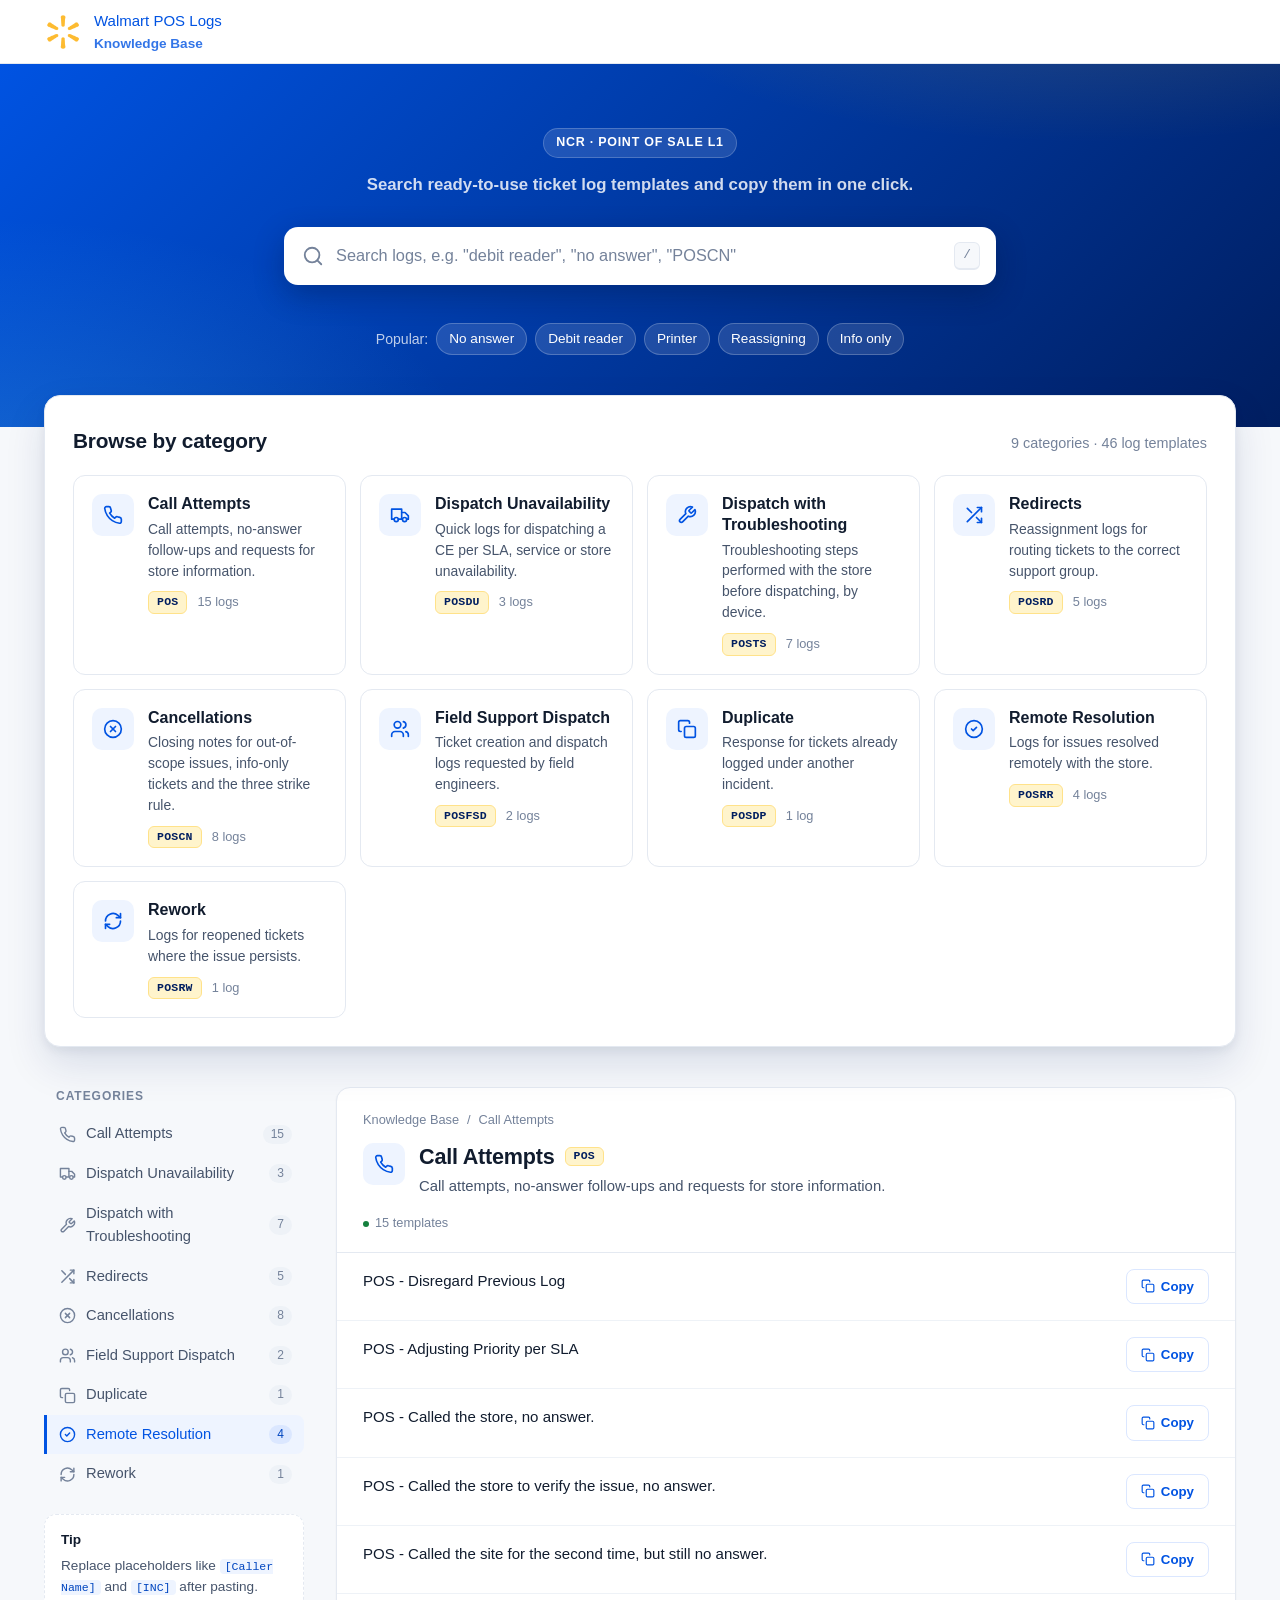
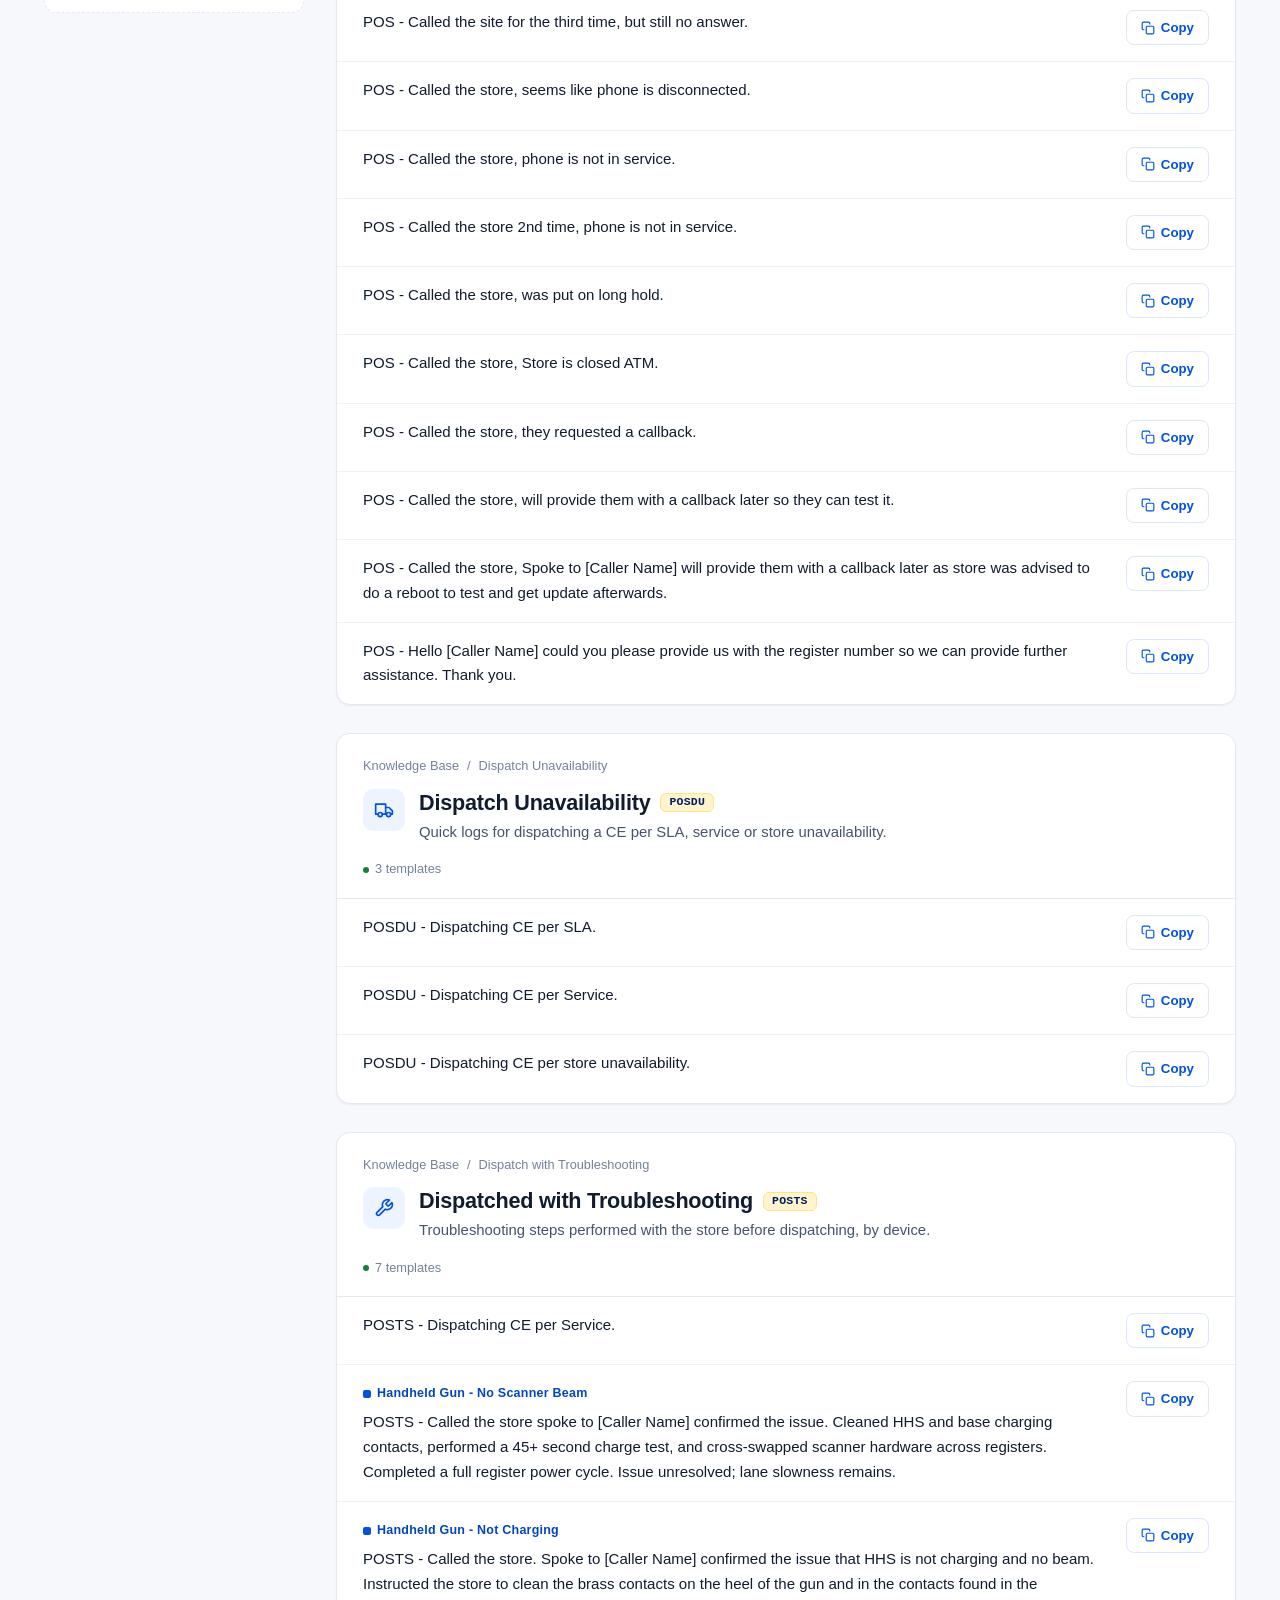
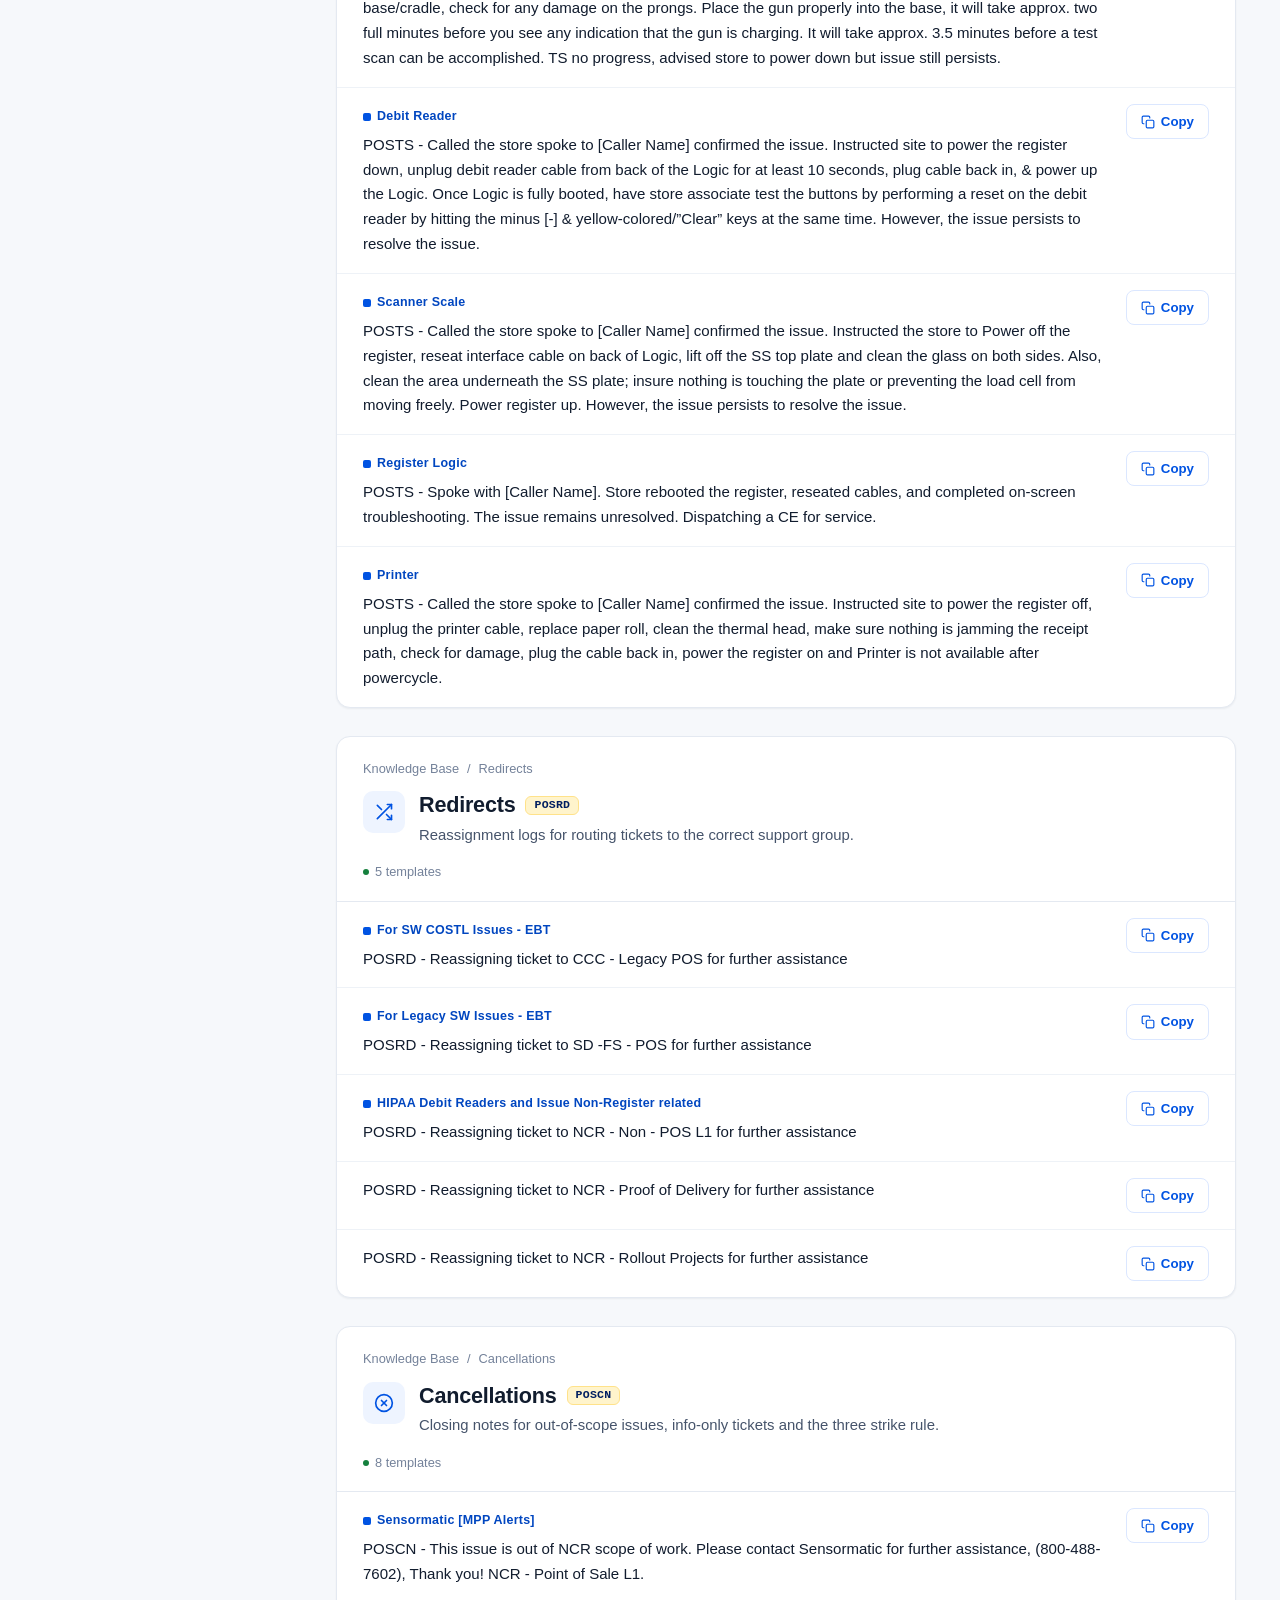
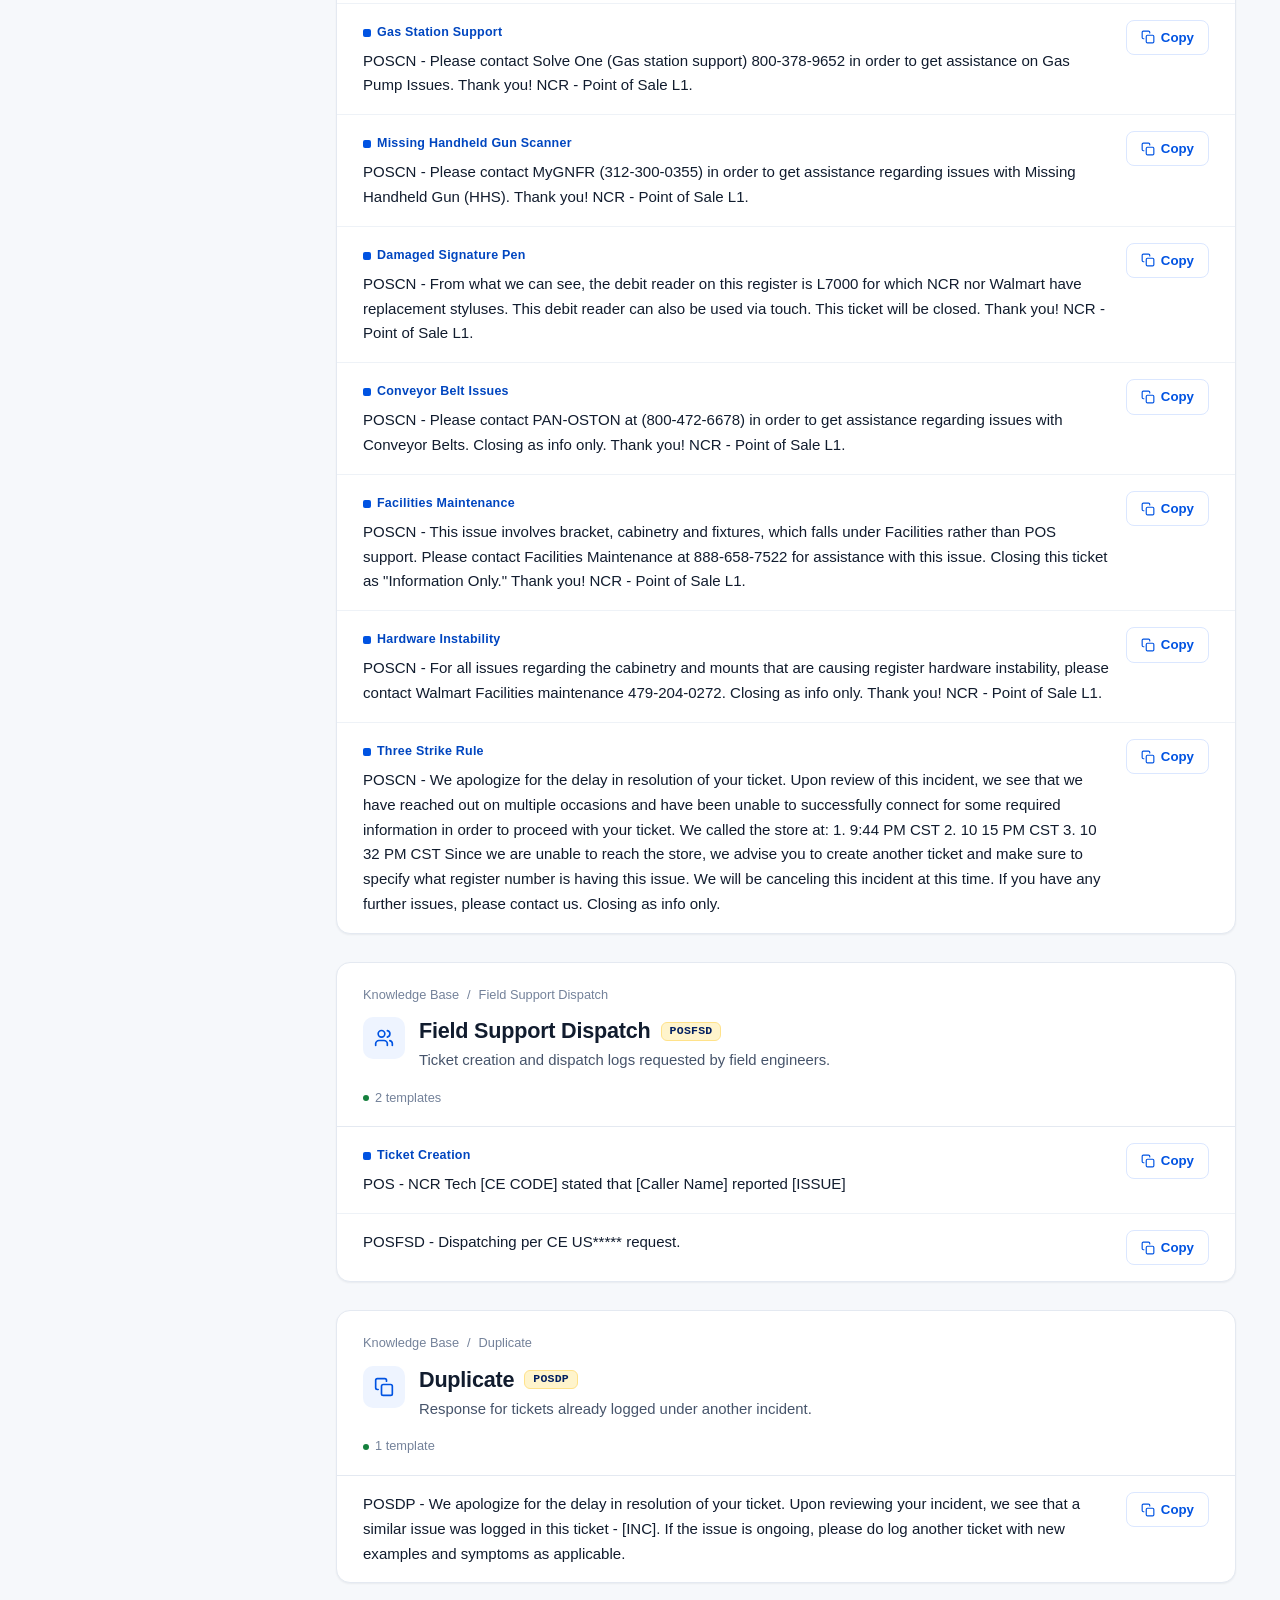
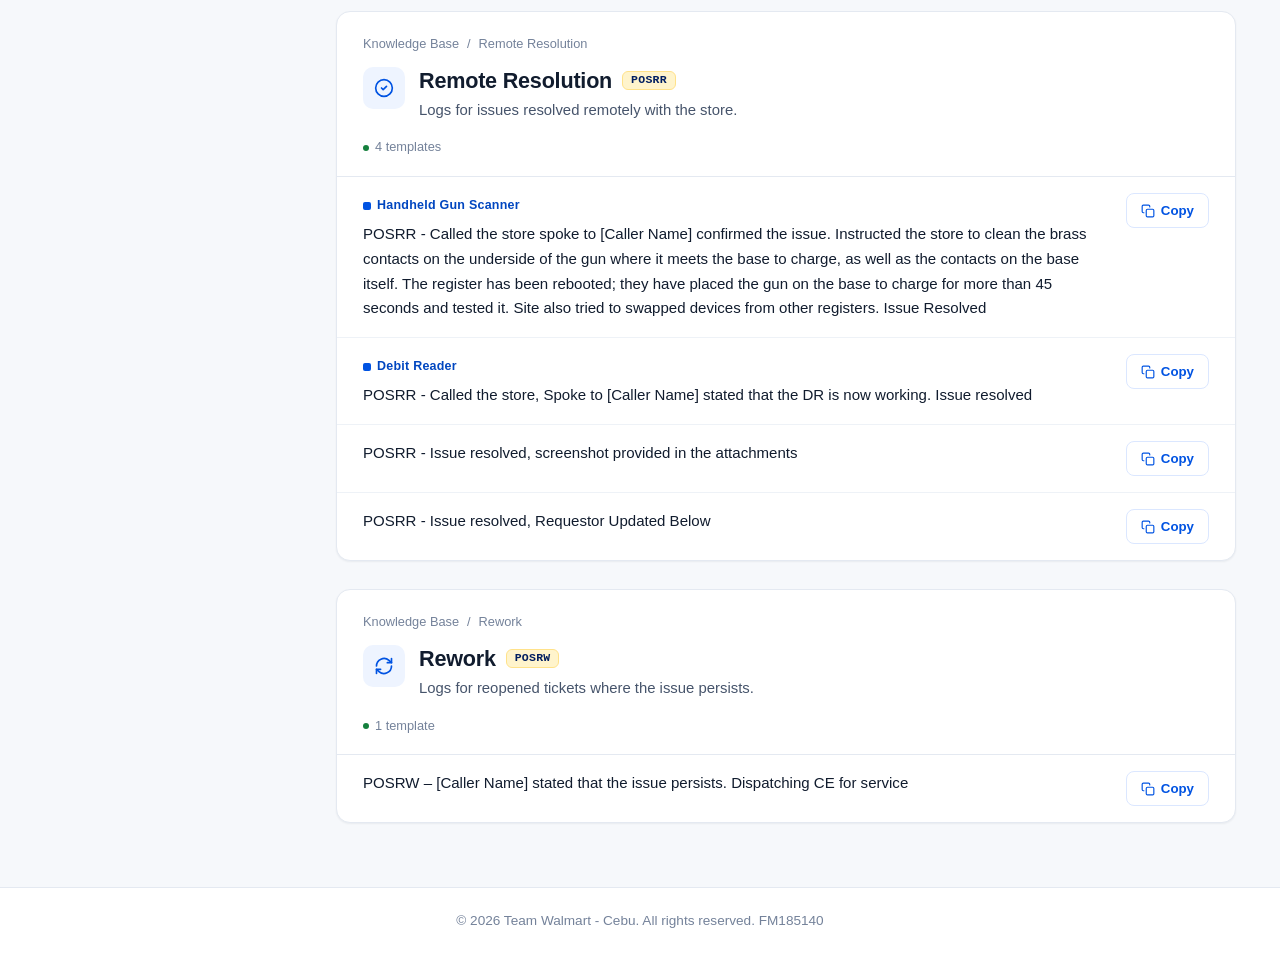
<file: index.html>
<!DOCTYPE html>
<html lang="en">
<head>
  <meta charset="UTF-8">
  <meta name="viewport" content="width=device-width, initial-scale=1.0">
  <title>Walmart POS Logs — Knowledge Base</title>
  <link rel="icon" type="image/png" href="./img/walmart_ico.png">
  <link rel="stylesheet" href="style.css">
</head>
<body>
  <div id="top-anchor"></div>

  <header class="kb-topbar">
  <div class="kb-topbar-inner">
    <a href="#top-anchor" class="kb-brand">

      <span class="kb-brand-mark" aria-hidden="true">
        <img src="./img/walmart_ico.png" alt="Walmart Logo" class="kb-logo">
      </span>

      <span class="kb-brand-text">
        Walmart POS Logs
        <span class="kb-brand-sub"> Knowledge Base</span>
      </span>
    </a>

    <!--
    <nav class="kb-topnav" aria-label="Primary">
      <a href="#categories">Categories</a>
      <a href="#articles">All logs</a>
    </nav>
    -->
    
  </div>
</header>

  <section class="kb-hero">
    <div class="kb-hero-inner">
      <p class="kb-eyebrow">NCR · Point of Sale L1</p>
      <h2 class="kb-hero-lead">Search ready-to-use ticket log templates and copy them in one click.</h2>
      <div class="kb-search" role="search">
        <svg class="kb-search-icon" viewBox="0 0 24 24" fill="none" stroke="currentColor" stroke-width="2" stroke-linecap="round" stroke-linejoin="round" aria-hidden="true"><circle cx="11" cy="11" r="8"/><path d="m21 21-4.3-4.3"/></svg>
        <input type="search" id="kb-search-input" placeholder="Search logs, e.g. &quot;debit reader&quot;, &quot;no answer&quot;, &quot;POSCN&quot;" autocomplete="off" aria-label="Search logs">
        <kbd class="kb-search-kbd" aria-hidden="true">/</kbd>
      </div>
      <p class="kb-search-status" id="kb-search-status" aria-live="polite"></p>
      <div class="kb-popular">
        <span>Popular:</span>
        <button type="button" class="kb-chip" data-query="no answer">No answer</button>
        <button type="button" class="kb-chip" data-query="debit reader">Debit reader</button>
        <button type="button" class="kb-chip" data-query="printer">Printer</button>
        <button type="button" class="kb-chip" data-query="reassigning">Reassigning</button>
        <button type="button" class="kb-chip" data-query="info only">Info only</button>
      </div>
    </div>
  </section>

  <main class="hub">
    <section id="categories" class="kb-categories" aria-labelledby="categories-title">
      <div class="kb-section-head">
        <h2 id="categories-title">Browse by category</h2>
        <p>9 categories · 46 log templates</p>
      </div>
      <div class="grid">
        <a href="#pos" class="card">
          <span class="card-icon"><svg class="icon" viewBox="0 0 24 24" fill="none" stroke="currentColor" stroke-width="2" stroke-linecap="round" stroke-linejoin="round" aria-hidden="true"><path d="M22 16.9v3a2 2 0 0 1-2.2 2 19.8 19.8 0 0 1-8.6-3.1 19.5 19.5 0 0 1-6-6A19.8 19.8 0 0 1 2.1 4.2 2 2 0 0 1 4.1 2h3a2 2 0 0 1 2 1.7c.1.9.4 1.8.7 2.7a2 2 0 0 1-.5 2.1L8 9.8a16 16 0 0 0 6 6l1.3-1.3a2 2 0 0 1 2.1-.4c.9.3 1.8.6 2.7.7a2 2 0 0 1 1.7 2Z"/></svg></span>
          <div class="card-body">
            <div class="card-title">Call Attempts</div>
            <p class="card-desc">Call attempts, no-answer follow-ups and requests for store information.</p>
            <div class="card-tags"><span class="tag">POS</span><span class="card-count">15 logs</span></div>
          </div>
        </a>
        <a href="#posdu" class="card">
          <span class="card-icon"><svg class="icon" viewBox="0 0 24 24" fill="none" stroke="currentColor" stroke-width="2" stroke-linecap="round" stroke-linejoin="round" aria-hidden="true"><path d="M10 17h4V5H2v12h3"/><path d="M14 9h4l4 4v4h-2"/><circle cx="7.5" cy="17.5" r="2.5"/><circle cx="17.5" cy="17.5" r="2.5"/></svg></span>
          <div class="card-body">
            <div class="card-title">Dispatch Unavailability</div>
            <p class="card-desc">Quick logs for dispatching a CE per SLA, service or store unavailability.</p>
            <div class="card-tags"><span class="tag">POSDU</span><span class="card-count">3 logs</span></div>
          </div>
        </a>
        <a href="#posts" class="card">
          <span class="card-icon"><svg class="icon" viewBox="0 0 24 24" fill="none" stroke="currentColor" stroke-width="2" stroke-linecap="round" stroke-linejoin="round" aria-hidden="true"><path d="M14.7 6.3a1 1 0 0 0 0 1.4l1.6 1.6a1 1 0 0 0 1.4 0l3.8-3.8a6 6 0 0 1-7.9 7.9l-6.9 6.9a2.1 2.1 0 0 1-3-3l6.9-6.9a6 6 0 0 1 7.9-7.9l-3.8 3.8Z"/></svg></span>
          <div class="card-body">
            <div class="card-title">Dispatch with Troubleshooting</div>
            <p class="card-desc">Troubleshooting steps performed with the store before dispatching, by device.</p>
            <div class="card-tags"><span class="tag">POSTS</span><span class="card-count">7 logs</span></div>
          </div>
        </a>
        <a href="#posrd" class="card">
          <span class="card-icon"><svg class="icon" viewBox="0 0 24 24" fill="none" stroke="currentColor" stroke-width="2" stroke-linecap="round" stroke-linejoin="round" aria-hidden="true"><path d="M16 3h5v5"/><path d="M4 20 21 3"/><path d="M21 16v5h-5"/><path d="m15 15 6 6"/><path d="M4 4l5 5"/></svg></span>
          <div class="card-body">
            <div class="card-title">Redirects</div>
            <p class="card-desc">Reassignment logs for routing tickets to the correct support group.</p>
            <div class="card-tags"><span class="tag">POSRD</span><span class="card-count">5 logs</span></div>
          </div>
        </a>
        <a href="#poscn" class="card">
          <span class="card-icon"><svg class="icon" viewBox="0 0 24 24" fill="none" stroke="currentColor" stroke-width="2" stroke-linecap="round" stroke-linejoin="round" aria-hidden="true"><circle cx="12" cy="12" r="10"/><path d="m15 9-6 6"/><path d="m9 9 6 6"/></svg></span>
          <div class="card-body">
            <div class="card-title">Cancellations</div>
            <p class="card-desc">Closing notes for out-of-scope issues, info-only tickets and the three strike rule.</p>
            <div class="card-tags"><span class="tag">POSCN</span><span class="card-count">8 logs</span></div>
          </div>
        </a>
        <a href="#posfsd" class="card">
          <span class="card-icon"><svg class="icon" viewBox="0 0 24 24" fill="none" stroke="currentColor" stroke-width="2" stroke-linecap="round" stroke-linejoin="round" aria-hidden="true"><path d="M16 21v-2a4 4 0 0 0-4-4H6a4 4 0 0 0-4 4v2"/><circle cx="9" cy="7" r="4"/><path d="M22 21v-2a4 4 0 0 0-3-3.9"/><path d="M16 3.1a4 4 0 0 1 0 7.8"/></svg></span>
          <div class="card-body">
            <div class="card-title">Field Support Dispatch</div>
            <p class="card-desc">Ticket creation and dispatch logs requested by field engineers.</p>
            <div class="card-tags"><span class="tag">POSFSD</span><span class="card-count">2 logs</span></div>
          </div>
        </a>
        <a href="#posdp" class="card">
          <span class="card-icon"><svg class="icon" viewBox="0 0 24 24" fill="none" stroke="currentColor" stroke-width="2" stroke-linecap="round" stroke-linejoin="round" aria-hidden="true"><rect x="9" y="9" width="13" height="13" rx="2"/><path d="M5 15H4a2 2 0 0 1-2-2V4a2 2 0 0 1 2-2h9a2 2 0 0 1 2 2v1"/></svg></span>
          <div class="card-body">
            <div class="card-title">Duplicate</div>
            <p class="card-desc">Response for tickets already logged under another incident.</p>
            <div class="card-tags"><span class="tag">POSDP</span><span class="card-count">1 log</span></div>
          </div>
        </a>
        <a href="#posrr" class="card">
          <span class="card-icon"><svg class="icon" viewBox="0 0 24 24" fill="none" stroke="currentColor" stroke-width="2" stroke-linecap="round" stroke-linejoin="round" aria-hidden="true"><circle cx="12" cy="12" r="10"/><path d="m9 12 2 2 4-4"/></svg></span>
          <div class="card-body">
            <div class="card-title">Remote Resolution</div>
            <p class="card-desc">Logs for issues resolved remotely with the store.</p>
            <div class="card-tags"><span class="tag">POSRR</span><span class="card-count">4 logs</span></div>
          </div>
        </a>
        <a href="#posrw" class="card">
          <span class="card-icon"><svg class="icon" viewBox="0 0 24 24" fill="none" stroke="currentColor" stroke-width="2" stroke-linecap="round" stroke-linejoin="round" aria-hidden="true"><path d="M3 12a9 9 0 0 1 15-6.7L21 8"/><path d="M21 3v5h-5"/><path d="M21 12a9 9 0 0 1-15 6.7L3 16"/><path d="M8 16H3v5"/></svg></span>
          <div class="card-body">
            <div class="card-title">Rework</div>
            <p class="card-desc">Logs for reopened tickets where the issue persists.</p>
            <div class="card-tags"><span class="tag">POSRW</span><span class="card-count">1 log</span></div>
          </div>
        </a>
      </div>
    </section>

    <div id="articles" class="kb-layout">
      <aside class="kb-sidebar" aria-label="Categories">
        <p class="kb-sidebar-title">Categories</p>
        <nav>
          <ul class="kb-sidenav">
            <li><a href="#pos" data-target="pos"><svg class="icon" viewBox="0 0 24 24" fill="none" stroke="currentColor" stroke-width="2" stroke-linecap="round" stroke-linejoin="round" aria-hidden="true"><path d="M22 16.9v3a2 2 0 0 1-2.2 2 19.8 19.8 0 0 1-8.6-3.1 19.5 19.5 0 0 1-6-6A19.8 19.8 0 0 1 2.1 4.2 2 2 0 0 1 4.1 2h3a2 2 0 0 1 2 1.7c.1.9.4 1.8.7 2.7a2 2 0 0 1-.5 2.1L8 9.8a16 16 0 0 0 6 6l1.3-1.3a2 2 0 0 1 2.1-.4c.9.3 1.8.6 2.7.7a2 2 0 0 1 1.7 2Z"/></svg><span>Call Attempts</span><span class="kb-sidenav-count">15</span></a></li>
            <li><a href="#posdu" data-target="posdu"><svg class="icon" viewBox="0 0 24 24" fill="none" stroke="currentColor" stroke-width="2" stroke-linecap="round" stroke-linejoin="round" aria-hidden="true"><path d="M10 17h4V5H2v12h3"/><path d="M14 9h4l4 4v4h-2"/><circle cx="7.5" cy="17.5" r="2.5"/><circle cx="17.5" cy="17.5" r="2.5"/></svg><span>Dispatch Unavailability</span><span class="kb-sidenav-count">3</span></a></li>
            <li><a href="#posts" data-target="posts"><svg class="icon" viewBox="0 0 24 24" fill="none" stroke="currentColor" stroke-width="2" stroke-linecap="round" stroke-linejoin="round" aria-hidden="true"><path d="M14.7 6.3a1 1 0 0 0 0 1.4l1.6 1.6a1 1 0 0 0 1.4 0l3.8-3.8a6 6 0 0 1-7.9 7.9l-6.9 6.9a2.1 2.1 0 0 1-3-3l6.9-6.9a6 6 0 0 1 7.9-7.9l-3.8 3.8Z"/></svg><span>Dispatch with Troubleshooting</span><span class="kb-sidenav-count">7</span></a></li>
            <li><a href="#posrd" data-target="posrd"><svg class="icon" viewBox="0 0 24 24" fill="none" stroke="currentColor" stroke-width="2" stroke-linecap="round" stroke-linejoin="round" aria-hidden="true"><path d="M16 3h5v5"/><path d="M4 20 21 3"/><path d="M21 16v5h-5"/><path d="m15 15 6 6"/><path d="M4 4l5 5"/></svg><span>Redirects</span><span class="kb-sidenav-count">5</span></a></li>
            <li><a href="#poscn" data-target="poscn"><svg class="icon" viewBox="0 0 24 24" fill="none" stroke="currentColor" stroke-width="2" stroke-linecap="round" stroke-linejoin="round" aria-hidden="true"><circle cx="12" cy="12" r="10"/><path d="m15 9-6 6"/><path d="m9 9 6 6"/></svg><span>Cancellations</span><span class="kb-sidenav-count">8</span></a></li>
            <li><a href="#posfsd" data-target="posfsd"><svg class="icon" viewBox="0 0 24 24" fill="none" stroke="currentColor" stroke-width="2" stroke-linecap="round" stroke-linejoin="round" aria-hidden="true"><path d="M16 21v-2a4 4 0 0 0-4-4H6a4 4 0 0 0-4 4v2"/><circle cx="9" cy="7" r="4"/><path d="M22 21v-2a4 4 0 0 0-3-3.9"/><path d="M16 3.1a4 4 0 0 1 0 7.8"/></svg><span>Field Support Dispatch</span><span class="kb-sidenav-count">2</span></a></li>
            <li><a href="#posdp" data-target="posdp"><svg class="icon" viewBox="0 0 24 24" fill="none" stroke="currentColor" stroke-width="2" stroke-linecap="round" stroke-linejoin="round" aria-hidden="true"><rect x="9" y="9" width="13" height="13" rx="2"/><path d="M5 15H4a2 2 0 0 1-2-2V4a2 2 0 0 1 2-2h9a2 2 0 0 1 2 2v1"/></svg><span>Duplicate</span><span class="kb-sidenav-count">1</span></a></li>
            <li><a href="#posrr" data-target="posrr"><svg class="icon" viewBox="0 0 24 24" fill="none" stroke="currentColor" stroke-width="2" stroke-linecap="round" stroke-linejoin="round" aria-hidden="true"><circle cx="12" cy="12" r="10"/><path d="m9 12 2 2 4-4"/></svg><span>Remote Resolution</span><span class="kb-sidenav-count">4</span></a></li>
            <li><a href="#posrw" data-target="posrw"><svg class="icon" viewBox="0 0 24 24" fill="none" stroke="currentColor" stroke-width="2" stroke-linecap="round" stroke-linejoin="round" aria-hidden="true"><path d="M3 12a9 9 0 0 1 15-6.7L21 8"/><path d="M21 3v5h-5"/><path d="M21 12a9 9 0 0 1-15 6.7L3 16"/><path d="M8 16H3v5"/></svg><span>Rework</span><span class="kb-sidenav-count">1</span></a></li>
          </ul>
        </nav>
        <div class="kb-help">
          <p class="kb-help-title">Tip</p>
          <p>Replace placeholders like <code>[Caller Name]</code> and <code>[INC]</code> after pasting.</p>
        </div>
      </aside>

      <div class="kb-content">
        <div class="kb-no-results" id="kb-no-results" hidden>
          <p class="kb-no-results-title">No logs match your search.</p>
          <p>Try a different keyword or <button type="button" class="kb-link-btn" id="kb-clear-search">clear the search</button>.</p>
        </div>

    <article id="pos" class="dashboard-panel">
      <header class="kb-article-head">
        <nav class="kb-breadcrumb" aria-label="Breadcrumb"><a href="#categories">Knowledge Base</a><span aria-hidden="true">/</span><span>Call Attempts</span></nav>
        <div class="kb-article-title">
          <span class="card-icon"><svg class="icon" viewBox="0 0 24 24" fill="none" stroke="currentColor" stroke-width="2" stroke-linecap="round" stroke-linejoin="round" aria-hidden="true"><path d="M22 16.9v3a2 2 0 0 1-2.2 2 19.8 19.8 0 0 1-8.6-3.1 19.5 19.5 0 0 1-6-6A19.8 19.8 0 0 1 2.1 4.2 2 2 0 0 1 4.1 2h3a2 2 0 0 1 2 1.7c.1.9.4 1.8.7 2.7a2 2 0 0 1-.5 2.1L8 9.8a16 16 0 0 0 6 6l1.3-1.3a2 2 0 0 1 2.1-.4c.9.3 1.8.6 2.7.7a2 2 0 0 1 1.7 2Z"/></svg></span>
          <div>
            <h2>Call Attempts <span class="tag">POS</span></h2>
            <p class="kb-article-desc">Call attempts, no-answer follow-ups and requests for store information.</p>
          </div>
        </div>
        <p class="kb-article-meta"><span class="kb-article-count">15 templates</span></p>
      </header>
      <table>
        <thead>
          <tr>
            <th>Call Attempts</th>
            <th></th>
          </tr>
        </thead>
        <tbody>
          <tr>
            <td><p class="log-text">POS - Disregard Previous Log</p></td>
            <td class="action-cell">
              <span class="status-msg">Copied!</span>
              <button class="btn" onclick="copyLog(this)">Copy</button>
            </td>
          </tr>
          <tr>
            <td><p class="log-text">POS - Adjusting Priority per SLA</p></td>
            <td class="action-cell">
              <span class="status-msg">Copied!</span>
              <button class="btn" onclick="copyLog(this)">Copy</button>
            </td>
          </tr>
          <tr>
            <td><p class="log-text">POS - Called the store, no answer.</p></td>
            <td class="action-cell">
              <span class="status-msg">Copied!</span>
              <button class="btn" onclick="copyLog(this)">Copy</button>
            </td>
          </tr>
          <tr>
            <td><p class="log-text">POS - Called the store to verify the issue, no answer.</p></td>
            <td class="action-cell">
              <span class="status-msg">Copied!</span>
              <button class="btn" onclick="copyLog(this)">Copy</button>
            </td>
          </tr>
          <tr>
            <td><p class="log-text">POS - Called the site for the second time, but still no answer.</p></td>
            <td class="action-cell">
              <span class="status-msg">Copied!</span>
              <button class="btn" onclick="copyLog(this)">Copy</button>
            </td>
          </tr>
          <tr>
            <td><p class="log-text">POS - Called the site for the third time, but still no answer.</p></td>
            <td class="action-cell">
              <span class="status-msg">Copied!</span>
              <button class="btn" onclick="copyLog(this)">Copy</button>
            </td>
          </tr>
          <tr>
            <td><p class="log-text">POS - Called the store, seems like phone is disconnected.</p></td>
            <td class="action-cell">
              <span class="status-msg">Copied!</span>
              <button class="btn" onclick="copyLog(this)">Copy</button>
            </td>
          </tr>
          <tr>
            <td><p class="log-text">POS - Called the store, phone is not in service.</p></td>
            <td class="action-cell">
              <span class="status-msg">Copied!</span>
              <button class="btn" onclick="copyLog(this)">Copy</button>
            </td>
          </tr>
          <tr>
            <td><p class="log-text">POS - Called the store 2nd time, phone is not in service.</p></td>
            <td class="action-cell">
              <span class="status-msg">Copied!</span>
              <button class="btn" onclick="copyLog(this)">Copy</button>
            </td>
          </tr>
          <tr>
            <td><p class="log-text">POS - Called the store, was put on long hold.</p></td>
            <td class="action-cell">
              <span class="status-msg">Copied!</span>
              <button class="btn" onclick="copyLog(this)">Copy</button>
            </td>
          </tr>
          <tr>
            <td><p class="log-text">POS - Called the store, Store is closed ATM.</p></td>
            <td class="action-cell">
              <span class="status-msg">Copied!</span>
              <button class="btn" onclick="copyLog(this)">Copy</button>
            </td>
          </tr>
          <tr>
            <td><p class="log-text">POS - Called the store, they requested a callback.</p></td>
            <td class="action-cell">
              <span class="status-msg">Copied!</span>
              <button class="btn" onclick="copyLog(this)">Copy</button>
            </td>
          </tr>
          <tr>
            <td><p class="log-text">POS - Called the store, will provide them with a callback later so they can test it.</p></td>
            <td class="action-cell">
              <span class="status-msg">Copied!</span>
              <button class="btn" onclick="copyLog(this)">Copy</button>
            </td>
          </tr>
          <tr>
            <td><p class="log-text">POS - Called the store, Spoke to [Caller Name] will provide them with a callback later as store was advised to do a reboot to test and get update afterwards.</p></td>
            <td class="action-cell">
              <span class="status-msg">Copied!</span>
              <button class="btn" onclick="copyLog(this)">Copy</button>
            </td>
          </tr>
          <tr>
            <td><p class="log-text">POS - Hello [Caller Name] could you please provide us with the register number so we can provide further assistance. Thank you.</p></td>
            <td class="action-cell">
              <span class="status-msg">Copied!</span>
              <button class="btn" onclick="copyLog(this)">Copy</button>
            </td>
          </tr>
        </tbody>
      </table>
    </article>

    <article id="posdu" class="dashboard-panel">
      <header class="kb-article-head">
        <nav class="kb-breadcrumb" aria-label="Breadcrumb"><a href="#categories">Knowledge Base</a><span aria-hidden="true">/</span><span>Dispatch Unavailability</span></nav>
        <div class="kb-article-title">
          <span class="card-icon"><svg class="icon" viewBox="0 0 24 24" fill="none" stroke="currentColor" stroke-width="2" stroke-linecap="round" stroke-linejoin="round" aria-hidden="true"><path d="M10 17h4V5H2v12h3"/><path d="M14 9h4l4 4v4h-2"/><circle cx="7.5" cy="17.5" r="2.5"/><circle cx="17.5" cy="17.5" r="2.5"/></svg></span>
          <div>
            <h2>Dispatch Unavailability <span class="tag">POSDU</span></h2>
            <p class="kb-article-desc">Quick logs for dispatching a CE per SLA, service or store unavailability.</p>
          </div>
        </div>
        <p class="kb-article-meta"><span class="kb-article-count">3 templates</span></p>
      </header>
      <table>
        <thead>
          <tr>
            <th>Dispatch Unavailability</th>
            <th></th>
          </tr>
        </thead>
        <tbody>
          <tr>
            <td><p class="log-text">POSDU - Dispatching CE per SLA.</p></td>
            <td class="action-cell">
              <span class="status-msg">Copied!</span>
              <button class="btn" onclick="copyLog(this)">Copy</button>
            </td>
          </tr>
          <tr>
            <td><p class="log-text">POSDU - Dispatching CE per Service.</p></td>
            <td class="action-cell">
              <span class="status-msg">Copied!</span>
              <button class="btn" onclick="copyLog(this)">Copy</button>
            </td>
          </tr>
          <tr>
            <td><p class="log-text">POSDU - Dispatching CE per store unavailability.</p></td>
            <td class="action-cell">
              <span class="status-msg">Copied!</span>
              <button class="btn" onclick="copyLog(this)">Copy</button>
            </td>
          </tr>
        </tbody>
      </table>
    </article>

    <article id="posts" class="dashboard-panel">
      <header class="kb-article-head">
        <nav class="kb-breadcrumb" aria-label="Breadcrumb"><a href="#categories">Knowledge Base</a><span aria-hidden="true">/</span><span>Dispatch with Troubleshooting</span></nav>
        <div class="kb-article-title">
          <span class="card-icon"><svg class="icon" viewBox="0 0 24 24" fill="none" stroke="currentColor" stroke-width="2" stroke-linecap="round" stroke-linejoin="round" aria-hidden="true"><path d="M14.7 6.3a1 1 0 0 0 0 1.4l1.6 1.6a1 1 0 0 0 1.4 0l3.8-3.8a6 6 0 0 1-7.9 7.9l-6.9 6.9a2.1 2.1 0 0 1-3-3l6.9-6.9a6 6 0 0 1 7.9-7.9l-3.8 3.8Z"/></svg></span>
          <div>
            <h2>Dispatched with Troubleshooting <span class="tag">POSTS</span></h2>
            <p class="kb-article-desc">Troubleshooting steps performed with the store before dispatching, by device.</p>
          </div>
        </div>
        <p class="kb-article-meta"><span class="kb-article-count">7 templates</span></p>
      </header>

      <table>
        <thead>
          <tr>
            <th>Dispatched with Troubleshooting</th>
            <th></th>
          </tr>
        </thead>
        <tbody>
          <tr>
            <td>
              <p class="log-text">POSTS - Dispatching CE per Service.</p>
            </td>
            <td class="action-cell">
              <span class="status-msg">Copied!</span>
              <button class="btn" onclick="copyLog(this)">Copy</button>
            </td>
          </tr>
          <tr>
            <td>
              <div class="label-tag">Handheld Gun - No Scanner Beam</div>
              <p class="log-text">POSTS - Called the store spoke to [Caller Name] confirmed the issue. Cleaned HHS and base charging contacts, performed a 45+ second charge test, and cross-swapped scanner hardware across registers. Completed a full register power cycle. Issue unresolved; lane slowness remains.</p>
            </td>
            <td class="action-cell">
              <span class="status-msg">Copied!</span>
              <button class="btn" onclick="copyLog(this)">Copy</button>
            </td>
          </tr>
          <tr>
            <td>
              <div class="label-tag">Handheld Gun - Not Charging</div>
              <p class="log-text">POSTS - Called the store. Spoke to [Caller Name] confirmed the issue that HHS is not charging and no beam. Instructed the store to clean the brass contacts on the heel of the gun and in the contacts found in the base/cradle, check for any damage on the prongs. Place the gun properly into the base, it will take approx. two full minutes before you see any indication that the gun is charging. It will take approx. 3.5 minutes before a test scan can be accomplished. TS no progress, advised store to power down but issue still persists.</p>
            </td>
            <td class="action-cell">
              <span class="status-msg">Copied!</span>
              <button class="btn" onclick="copyLog(this)">Copy</button>
            </td>
          </tr>
          <tr>
            <td>
              <div class="label-tag">Debit Reader</div>
              <p class="log-text">POSTS - Called the store spoke to [Caller Name] confirmed the issue. Instructed site to power the register down, unplug debit reader cable from back of the Logic for at least 10 seconds, plug cable back in, & power up the Logic. Once Logic is fully booted, have store associate test the buttons by performing a reset on the debit reader by hitting the minus [-] & yellow-colored/”Clear” keys at the same time. However, the issue persists to resolve the issue.</p>
            </td>
            <td class="action-cell">
              <span class="status-msg">Copied!</span>
              <button class="btn" onclick="copyLog(this)">Copy</button>
            </td>
          </tr>
          <tr>
            <td>
              <div class="label-tag">Scanner Scale</div>
              <p class="log-text">POSTS - Called the store spoke to [Caller Name] confirmed the issue. Instructed the store to Power off the register, reseat interface cable on back of Logic, lift off the SS top plate and clean the glass on both sides. Also, clean the area underneath the SS plate; insure nothing is touching the plate or preventing the load cell from moving freely. Power register up. However, the issue persists to resolve the issue.</p>
            </td>
            <td class="action-cell">
              <span class="status-msg">Copied!</span>
              <button class="btn" onclick="copyLog(this)">Copy</button>
            </td>
          </tr>
          <tr>
            <td>
              <div class="label-tag">Register Logic</div>
              <p class="log-text">POSTS - Spoke with [Caller Name]. Store rebooted the register, reseated cables, and completed on-screen troubleshooting. The issue remains unresolved. Dispatching a CE for service.</p>
            </td>
            <td class="action-cell">
              <span class="status-msg">Copied!</span>
              <button class="btn" onclick="copyLog(this)">Copy</button>
            </td>
          </tr>
          <tr>
            <td>
              <div class="label-tag">Printer</div>
              <p class="log-text">POSTS - Called the store spoke to [Caller Name] confirmed the issue. Instructed site to power the register off, unplug the printer cable, replace paper roll, clean the thermal head, make sure nothing is jamming the receipt path, check for damage, plug the cable back in, power the register on and Printer is not available after powercycle.</p>
            </td>
            <td class="action-cell">
              <span class="status-msg">Copied!</span>
              <button class="btn" onclick="copyLog(this)">Copy</button>
            </td>
          </tr>
        </tbody>
      </table>
    </article>

    <article id="posrd" class="dashboard-panel">
      <header class="kb-article-head">
        <nav class="kb-breadcrumb" aria-label="Breadcrumb"><a href="#categories">Knowledge Base</a><span aria-hidden="true">/</span><span>Redirects</span></nav>
        <div class="kb-article-title">
          <span class="card-icon"><svg class="icon" viewBox="0 0 24 24" fill="none" stroke="currentColor" stroke-width="2" stroke-linecap="round" stroke-linejoin="round" aria-hidden="true"><path d="M16 3h5v5"/><path d="M4 20 21 3"/><path d="M21 16v5h-5"/><path d="m15 15 6 6"/><path d="M4 4l5 5"/></svg></span>
          <div>
            <h2>Redirects <span class="tag">POSRD</span></h2>
            <p class="kb-article-desc">Reassignment logs for routing tickets to the correct support group.</p>
          </div>
        </div>
        <p class="kb-article-meta"><span class="kb-article-count">5 templates</span></p>
      </header>
    <table>
        <thead>
        <tr>
          <th>Redirects</th>
          <th></th>
        </tr>
      </thead>
      <tbody>
        <tr>
          <td>
            <div class="label-tag">For SW COSTL Issues - EBT </div>
            <p class="log-text">POSRD - Reassigning ticket to CCC - Legacy POS for further assistance</p>
          </td>
          <td class="action-cell">
            <span class="status-msg">Copied!</span>
            <button class="btn" onclick="copyLog(this)">Copy</button>
          </td>
        </tr>
        <tr>
          <td>
            <div class="label-tag">For Legacy SW Issues - EBT</div>
            <p class="log-text">POSRD - Reassigning ticket to SD -FS - POS for further assistance </p>
          </td>
          <td class="action-cell">
            <span class="status-msg">Copied!</span>
            <button class="btn" onclick="copyLog(this)">Copy</button>
          </td>
        </tr>
        <tr>
          <td>
            <div class="label-tag">HIPAA Debit Readers and Issue Non-Register related</div>
            <p class="log-text">POSRD - Reassigning ticket to NCR - Non - POS L1 for further assistance</p>
          </td>
          <td class="action-cell">
            <span class="status-msg">Copied!</span>
            <button class="btn" onclick="copyLog(this)">Copy</button>
          </td>
        </tr>
        <tr>
          <td>
            <!-- <div class="label-tag">For HIPAA Debit Readers</div> -->
            <p class="log-text">POSRD - Reassigning ticket to NCR - Proof of Delivery for further assistance</p>
          </td>
          <td class="action-cell">
            <span class="status-msg">Copied!</span>
            <button class="btn" onclick="copyLog(this)">Copy</button>
          </td>
        </tr>
        <tr>
          <td>
            <!-- <div class="label-tag">For HIPAA Debit Readers</div> -->
            <p class="log-text">POSRD - Reassigning ticket to NCR - Rollout Projects for further assistance</p>
          </td>
          <td class="action-cell">
            <span class="status-msg">Copied!</span>
            <button class="btn" onclick="copyLog(this)">Copy</button>
          </td>
        </tr>
    </table>
    </article>

    <article id="poscn" class="dashboard-panel">
      <header class="kb-article-head">
        <nav class="kb-breadcrumb" aria-label="Breadcrumb"><a href="#categories">Knowledge Base</a><span aria-hidden="true">/</span><span>Cancellations</span></nav>
        <div class="kb-article-title">
          <span class="card-icon"><svg class="icon" viewBox="0 0 24 24" fill="none" stroke="currentColor" stroke-width="2" stroke-linecap="round" stroke-linejoin="round" aria-hidden="true"><circle cx="12" cy="12" r="10"/><path d="m15 9-6 6"/><path d="m9 9 6 6"/></svg></span>
          <div>
            <h2>Cancellations <span class="tag">POSCN</span></h2>
            <p class="kb-article-desc">Closing notes for out-of-scope issues, info-only tickets and the three strike rule.</p>
          </div>
        </div>
        <p class="kb-article-meta"><span class="kb-article-count">8 templates</span></p>
      </header>
    <table>
        <thead>
        <tr>
          <th>Cancellations</th>
          <th></th>
        </tr>
      </thead>
      <tbody>
        <tr>
          <td>
            <div class="label-tag">Sensormatic [MPP Alerts]</div>
            <p class="log-text">POSCN - This issue is out of NCR scope of work. Please contact Sensormatic for further assistance, (800-488-7602), Thank you! NCR - Point of Sale L1.</p>
          </td>
          <td class="action-cell">
            <span class="status-msg">Copied!</span>
            <button class="btn" onclick="copyLog(this)">Copy</button>
          </td>
        </tr>
        <tr>
          <td>
            <div class="label-tag">Gas Station Support</div>
            <p class="log-text">POSCN - Please contact Solve One (Gas station support) 800-378-9652 in order to get assistance on Gas Pump Issues. Thank you! NCR - Point of Sale L1.</p>
          </td>
          <td class="action-cell">
            <span class="status-msg">Copied!</span>
            <button class="btn" onclick="copyLog(this)">Copy</button>
          </td>
        </tr>
        <tr>
          <td>
            <div class="label-tag">Missing Handheld Gun Scanner</div>
            <p class="log-text">POSCN - Please contact MyGNFR (312-300-0355) in order to get assistance regarding issues with Missing Handheld Gun (HHS). Thank you! NCR - Point of Sale L1.</p>
          </td>
          <td class="action-cell">
            <span class="status-msg">Copied!</span>
            <button class="btn" onclick="copyLog(this)">Copy</button>
          </td>
        </tr>
        <tr>
          <td>
            <div class="label-tag">Damaged Signature Pen</div>
            <p class="log-text">POSCN - From what we can see, the debit reader on this register is L7000 for which NCR nor Walmart have replacement styluses. This debit reader can also be used via touch. This ticket will be closed. Thank you! NCR - Point of Sale L1.</p>
          </td>
          <td class="action-cell">
            <span class="status-msg">Copied!</span>
            <button class="btn" onclick="copyLog(this)">Copy</button>
          </td>
        </tr>
        <tr>
          <td>
            <div class="label-tag">Conveyor Belt Issues</div>
            <p class="log-text">POSCN - Please contact PAN-OSTON at (800-472-6678) in order to get assistance regarding issues with Conveyor Belts. Closing as info only. Thank you! NCR - Point of Sale L1.</p>
          </td>
          <td class="action-cell">
            <span class="status-msg">Copied!</span>
            <button class="btn" onclick="copyLog(this)">Copy</button>
          </td>
        </tr>
        <tr>
          <td>
            <div class="label-tag">Facilities Maintenance</div>
            <p class="log-text">POSCN - This issue involves bracket, cabinetry and fixtures, which falls under Facilities rather than POS support. Please contact Facilities Maintenance at 888-658-7522 for assistance with this issue. Closing this ticket as "Information Only." Thank you! NCR - Point of Sale L1.</p>
          </td>
          <td class="action-cell">
            <span class="status-msg">Copied!</span>
            <button class="btn" onclick="copyLog(this)">Copy</button>
          </td>
        </tr>
        <tr>
          <td>
            <div class="label-tag">Hardware Instability</div>
            <p class="log-text">POSCN - For all issues regarding the cabinetry and mounts that are causing register hardware instability, please contact Walmart Facilities maintenance 479-204-0272. Closing as info only. Thank you! NCR - Point of Sale L1.</p>
          </td>
          <td class="action-cell">
            <span class="status-msg">Copied!</span>
            <button class="btn" onclick="copyLog(this)">Copy</button>
          </td>
        </tr>
        <tr>
          <td>
            <div class="label-tag">Three Strike Rule</div>
            <p class="log-text">POSCN - We apologize for the delay in resolution of your ticket.  Upon review of this incident, we see that we have reached out on multiple occasions and have been unable to successfully connect for some required information in order to proceed with your ticket.
                We called the store at:
                    1. 9:44 PM CST     
                    2. 10 15 PM CST      
                    3. 10 32 PM CST      
            Since we are unable to reach the store, we advise you to create another ticket and make sure to specify what register number is having this issue. We will be canceling this incident at this time. If you have any further issues, please contact us. Closing as info only.
            </p>
          </td>
          <td class="action-cell">
            <span class="status-msg">Copied!</span>
            <button class="btn" onclick="copyLog(this)">Copy</button>
          </td>
        </tr>
    </table>
    </article>

    <article id="posfsd" class="dashboard-panel">
      <header class="kb-article-head">
        <nav class="kb-breadcrumb" aria-label="Breadcrumb"><a href="#categories">Knowledge Base</a><span aria-hidden="true">/</span><span>Field Support Dispatch</span></nav>
        <div class="kb-article-title">
          <span class="card-icon"><svg class="icon" viewBox="0 0 24 24" fill="none" stroke="currentColor" stroke-width="2" stroke-linecap="round" stroke-linejoin="round" aria-hidden="true"><path d="M16 21v-2a4 4 0 0 0-4-4H6a4 4 0 0 0-4 4v2"/><circle cx="9" cy="7" r="4"/><path d="M22 21v-2a4 4 0 0 0-3-3.9"/><path d="M16 3.1a4 4 0 0 1 0 7.8"/></svg></span>
          <div>
            <h2>Field Support Dispatch <span class="tag">POSFSD</span></h2>
            <p class="kb-article-desc">Ticket creation and dispatch logs requested by field engineers.</p>
          </div>
        </div>
        <p class="kb-article-meta"><span class="kb-article-count">2 templates</span></p>
      </header>
    <table>
        <thead>
        <tr>
          <th>Field Support Dispatch</th>
          <th></th>
        </tr>
      </thead>
      <tbody>
        <tr>
          <td>
            <div class="label-tag">Ticket Creation</div>
            <p class="log-text">POS - NCR Tech [CE CODE] stated that [Caller Name] reported [ISSUE]</p>
          </td>
          <td class="action-cell">
            <span class="status-msg">Copied!</span>
            <button class="btn" onclick="copyLog(this)">Copy</button>
          </td>
        </tr>
        <tr>
          <td>
            <p class="log-text">POSFSD - Dispatching per CE US***** request.</p>
          </td>
          <td class="action-cell">
            <span class="status-msg">Copied!</span>
            <button class="btn" onclick="copyLog(this)">Copy</button>
          </td>
        </tr>
    </table>
    </article>

    <article id="posdp" class="dashboard-panel">
      <header class="kb-article-head">
        <nav class="kb-breadcrumb" aria-label="Breadcrumb"><a href="#categories">Knowledge Base</a><span aria-hidden="true">/</span><span>Duplicate</span></nav>
        <div class="kb-article-title">
          <span class="card-icon"><svg class="icon" viewBox="0 0 24 24" fill="none" stroke="currentColor" stroke-width="2" stroke-linecap="round" stroke-linejoin="round" aria-hidden="true"><rect x="9" y="9" width="13" height="13" rx="2"/><path d="M5 15H4a2 2 0 0 1-2-2V4a2 2 0 0 1 2-2h9a2 2 0 0 1 2 2v1"/></svg></span>
          <div>
            <h2>Duplicate <span class="tag">POSDP</span></h2>
            <p class="kb-article-desc">Response for tickets already logged under another incident.</p>
          </div>
        </div>
        <p class="kb-article-meta"><span class="kb-article-count">1 template</span></p>
      </header>
    <table>
        <thead>
        <tr>
          <th>Duplicate</th>
          <th></th>
        </tr>
      </thead>
      <tbody>
        <tr>
          <td>
            <!--<div class="label-tag">Handheld Gun Scanner</div>-->
            <p class="log-text">POSDP - We apologize for the delay in resolution of your ticket. Upon reviewing your incident, we see that a similar issue was logged in this ticket - [INC]. If the issue is ongoing, please do log another ticket with new examples and symptoms as applicable.</p>
          </td>
          <td class="action-cell">
            <span class="status-msg">Copied!</span>
            <button class="btn" onclick="copyLog(this)">Copy</button>
          </td>
        </tr>
    </table>
    </article>

    <article id="posrr" class="dashboard-panel">
      <header class="kb-article-head">
        <nav class="kb-breadcrumb" aria-label="Breadcrumb"><a href="#categories">Knowledge Base</a><span aria-hidden="true">/</span><span>Remote Resolution</span></nav>
        <div class="kb-article-title">
          <span class="card-icon"><svg class="icon" viewBox="0 0 24 24" fill="none" stroke="currentColor" stroke-width="2" stroke-linecap="round" stroke-linejoin="round" aria-hidden="true"><circle cx="12" cy="12" r="10"/><path d="m9 12 2 2 4-4"/></svg></span>
          <div>
            <h2>Remote Resolution <span class="tag">POSRR</span></h2>
            <p class="kb-article-desc">Logs for issues resolved remotely with the store.</p>
          </div>
        </div>
        <p class="kb-article-meta"><span class="kb-article-count">4 templates</span></p>
      </header>
    <table>
        <thead>
        <tr>
          <th>Remote Resolution</th>
          <th></th>
        </tr>
      </thead>
      <tbody>
        <tr>
          <td>
            <div class="label-tag">Handheld Gun Scanner</div>
            <p class="log-text">POSRR - Called the store spoke to [Caller Name] confirmed the issue. Instructed the store to clean the brass contacts on the underside of the gun where it meets the base to charge, as well as the contacts on the base itself. The register has been rebooted; they have placed the gun on the base to charge for more than 45 seconds and tested it. Site also tried to swapped devices from other registers. Issue Resolved
</p>
          </td>
          <td class="action-cell">
            <span class="status-msg">Copied!</span>
            <button class="btn" onclick="copyLog(this)">Copy</button>
          </td>
        </tr>
        <tr>
          <td>
            <div class="label-tag">Debit Reader</div>
            <p class="log-text">POSRR - Called the store, Spoke to [Caller Name] stated that the DR is now working. Issue resolved
 </p>
          </td>
          <td class="action-cell">
            <span class="status-msg">Copied!</span>
            <button class="btn" onclick="copyLog(this)">Copy</button>
          </td>
        </tr>
        <tr>
          <td>
            <!-- <div class="label-tag">For HIPAA Debit Readers</div> -->
            <p class="log-text">POSRR - Issue resolved, screenshot provided in the attachments</p>
          </td>
          <td class="action-cell">
            <span class="status-msg">Copied!</span>
            <button class="btn" onclick="copyLog(this)">Copy</button>
          </td>
        </tr>
        <tr>
          <td>
            <!-- <div class="label-tag">For HIPAA Debit Readers</div> -->
            <p class="log-text">POSRR - Issue resolved, Requestor Updated Below</p>
          </td>
          <td class="action-cell">
            <span class="status-msg">Copied!</span>
            <button class="btn" onclick="copyLog(this)">Copy</button>
          </td>
        </tr>
    </table>
    </article>

    <article id="posrw" class="dashboard-panel">
      <header class="kb-article-head">
        <nav class="kb-breadcrumb" aria-label="Breadcrumb"><a href="#categories">Knowledge Base</a><span aria-hidden="true">/</span><span>Rework</span></nav>
        <div class="kb-article-title">
          <span class="card-icon"><svg class="icon" viewBox="0 0 24 24" fill="none" stroke="currentColor" stroke-width="2" stroke-linecap="round" stroke-linejoin="round" aria-hidden="true"><path d="M3 12a9 9 0 0 1 15-6.7L21 8"/><path d="M21 3v5h-5"/><path d="M21 12a9 9 0 0 1-15 6.7L3 16"/><path d="M8 16H3v5"/></svg></span>
          <div>
            <h2>Rework <span class="tag">POSRW</span></h2>
            <p class="kb-article-desc">Logs for reopened tickets where the issue persists.</p>
          </div>
        </div>
        <p class="kb-article-meta"><span class="kb-article-count">1 template</span></p>
      </header>
    <table>
        <thead>
        <tr>
          <th>Rework</th>
          <th></th>
        </tr>
      </thead>
      <tbody>
        <tr>
          <td>
            <!--<div class="label-tag">Handheld Gun Scanner</div>-->
            <p class="log-text">POSRW – [Caller Name] stated that the issue persists. Dispatching CE for service</p>
          </td>
          <td class="action-cell">
            <span class="status-msg">Copied!</span>
            <button class="btn" onclick="copyLog(this)">Copy</button>
          </td>
        </tr>
    </table>
    </article>

      </div>
    </div>
  </main>

  <a href="#top-anchor" id="btnScrollTop" class="back-to-top-fixed" title="Scroll to Top">Top ▲</a>

  <textarea id="hidden-copy-area" class="fallback-textarea" aria-hidden="true" tabindex="-1"></textarea>

  <footer class="site-footer" role="contentinfo">
    <div class="container">
      <p>&copy; 2026 Team Walmart - Cebu. All rights reserved. FM185140</p>
    </div>
  </footer>

  <script src="script.js"></script>
</body>
</html>
</file>
<file: style.css>
/* =========================================================
   Quick POS Logs — Knowledge Base theme
   ========================================================= */

*,
*::before,
*::after {
  box-sizing: border-box;
}

:root {
  --font: EverydaySans, "Inter", "Segoe UI", "Helvetica Neue", Helvetica, Arial, sans-serif;
  --mono: ui-monospace, SFMono-Regular, Menlo, Consolas, monospace;

  --blue: #0053e2;
  --blue-600: #0046c0;
  --navy: #001e60;
  --blue-50: #eef4ff;
  --blue-100: #dbe7ff;
  --gold: #ffc220;

  --bg: #f6f8fb;
  --surface: #ffffff;
  --ink: #111c2e;
  --ink-2: #46546b;
  --ink-3: #74829a;
  --line: #e4e9f1;
  --line-2: #eef2f7;

  --success: #15803d;
  --success-bg: #dcfce7;
  --mark: #fff1b8;

  --radius: 12px;
  --radius-sm: 8px;
  --shadow-sm: 0 1px 2px rgba(17, 28, 46, 0.06);
  --shadow: 0 1px 3px rgba(17, 28, 46, 0.06), 0 6px 18px rgba(17, 28, 46, 0.06);
  --shadow-lg: 0 4px 10px rgba(17, 28, 46, 0.06), 0 18px 40px rgba(0, 30, 96, 0.12);
  --ease: cubic-bezier(0.4, 0, 0.2, 1);
  --topbar-h: 64px;
}

html {
  scroll-behavior: smooth;
  scroll-padding-top: calc(var(--topbar-h) + 20px);
  -webkit-text-size-adjust: 100%;
}

body {
  margin: 0;
  font-family: var(--font);
  font-size: 15px;
  line-height: 1.6;
  color: var(--ink);
  background: var(--bg);
  -webkit-font-smoothing: antialiased;
}

::selection {
  background: var(--gold);
  color: var(--navy);
}

a {
  color: var(--blue);
}

a:focus-visible,
button:focus-visible,
input:focus-visible {
  outline: 3px solid var(--gold);
  outline-offset: 2px;
}

.icon {
  width: 20px;
  height: 20px;
  flex: none;
}

code {
  font-family: var(--mono);
  font-size: 0.85em;
  background: var(--blue-50);
  color: var(--blue-600);
  padding: 1px 5px;
  border-radius: 4px;
}

/* ---------- Top bar ---------- */
.kb-topbar {
  position: sticky;
  top: 0;
  z-index: 50;
  height: var(--topbar-h);
  background: rgba(255, 255, 255, 0.92);
  backdrop-filter: saturate(180%) blur(10px);
  -webkit-backdrop-filter: saturate(180%) blur(10px);
  border-bottom: 1px solid var(--line);
}

.kb-topbar-inner {
  max-width: 1240px;
  height: 100%;
  margin: 0 auto;
  padding: 0 24px;
  display: flex;
  align-items: center;
  justify-content: space-between;
  gap: 16px;
}

.kb-brand {
  display: flex;
  align-items: center;
  gap: 12px;
  text-decoration: none;
}

.kb-brand-mark {
  display: flex;
  align-items: center;
  justify-content: center;
}

.kb-logo {
width: 38px;
height: 38px;
}

.kb-brand-text {
  display: flex;
  flex-direction: column;
}

.kb-brand-sub {
  font-size: 0.85rem;
  opacity: 0.8;
font-weight: bold;
}

.kb-topnav {
  display: flex;
  gap: 4px;
}

.kb-topnav a {
  text-decoration: none;
  color: var(--ink-2);
  font-weight: 500;
  font-size: 0.92rem;
  padding: 8px 12px;
  border-radius: var(--radius-sm);
  transition: background 0.15s var(--ease), color 0.15s var(--ease);
}

.kb-topnav a:hover {
  background: var(--blue-50);
  color: var(--blue);
}

/* ---------- Hero ---------- */
.kb-hero {
  position: relative;
  overflow: hidden;
  color: #fff;
  background:
    radial-gradient(800px 320px at 85% -40%, rgba(255, 194, 32, 0.22), transparent 70%),
    radial-gradient(700px 400px at 0% 120%, rgba(77, 189, 245, 0.28), transparent 70%),
    linear-gradient(135deg, var(--blue) 0%, var(--navy) 100%);
}

.kb-hero-inner {
  max-width: 760px;
  margin: 0 auto;
  padding: 64px 24px 72px;
  text-align: center;
}

.kb-eyebrow {
  display: inline-block;
  margin: 0 0 14px;
  padding: 4px 12px;
  border-radius: 999px;
  background: rgba(255, 255, 255, 0.12);
  border: 1px solid rgba(255, 255, 255, 0.2);
  font-size: 0.78rem;
  font-weight: 600;
  letter-spacing: 0.06em;
  text-transform: uppercase;
}

.kb-hero h1 {
  margin: 0 0 10px;
  font-size: clamp(1.8rem, 4vw, 2.6rem);
  line-height: 1.15;
  letter-spacing: -0.02em;
}

.kb-hero-lead {
  margin: 0 0 28px;
  font-size: 1.05rem;
  color: rgba(255, 255, 255, 0.82);
}

.kb-search {
  position: relative;
  display: flex;
  align-items: center;
}

.kb-search-icon {
  position: absolute;
  left: 18px;
  width: 22px;
  height: 22px;
  color: var(--ink-3);
  pointer-events: none;
}

.kb-search input {
  width: 100%;
  height: 58px;
  padding: 0 56px 0 52px;
  border: 0;
  border-radius: 14px;
  font: inherit;
  font-size: 1.02rem;
  color: var(--ink);
  background: #fff;
  box-shadow: 0 10px 30px rgba(0, 15, 50, 0.3);
}

.kb-search input::placeholder {
  color: var(--ink-3);
}

.kb-search input:focus {
  outline: 3px solid var(--gold);
  outline-offset: 0;
}

.kb-search-kbd {
  position: absolute;
  right: 16px;
  min-width: 26px;
  padding: 2px 8px;
  border: 1px solid var(--line);
  border-bottom-width: 2px;
  border-radius: 6px;
  font-family: var(--mono);
  font-size: 0.8rem;
  color: var(--ink-3);
  background: var(--bg);
}

.kb-search-status {
  min-height: 1.4em;
  margin: 12px 0 0;
  font-size: 0.9rem;
  color: rgba(255, 255, 255, 0.85);
}

.kb-popular {
  display: flex;
  flex-wrap: wrap;
  justify-content: center;
  align-items: center;
  gap: 8px;
  margin-top: 6px;
  font-size: 0.88rem;
  color: rgba(255, 255, 255, 0.75);
}

.kb-chip {
  font: inherit;
  font-size: 0.85rem;
  color: #fff;
  background: rgba(255, 255, 255, 0.12);
  border: 1px solid rgba(255, 255, 255, 0.22);
  border-radius: 999px;
  padding: 4px 12px;
  cursor: pointer;
  transition: background 0.15s var(--ease);
}

.kb-chip:hover {
  background: rgba(255, 255, 255, 0.24);
}

/* ---------- Main ---------- */
.hub {
  max-width: 1240px;
  margin: 0 auto;
  padding: 0 24px 64px;
}

.kb-section-head {
  display: flex;
  align-items: baseline;
  justify-content: space-between;
  flex-wrap: wrap;
  gap: 8px;
  margin-bottom: 18px;
}

.kb-section-head h2 {
  margin: 0;
  font-size: 1.3rem;
  letter-spacing: -0.01em;
}

.kb-section-head p {
  margin: 0;
  color: var(--ink-3);
  font-size: 0.9rem;
}

/* Category cards */
.kb-categories {
  position: relative;
  margin-top: -32px;
  padding: 28px;
  background: var(--surface);
  border: 1px solid var(--line);
  border-radius: 16px;
  box-shadow: var(--shadow-lg);
}

.grid {
  display: grid;
  grid-template-columns: repeat(auto-fill, minmax(260px, 1fr));
  gap: 14px;
}

.card {
  display: flex;
  gap: 14px;
  padding: 18px;
  text-decoration: none;
  color: inherit;
  background: var(--surface);
  border: 1px solid var(--line);
  border-radius: var(--radius);
  transition: border-color 0.18s var(--ease), box-shadow 0.18s var(--ease), transform 0.18s var(--ease);
}

.card:hover {
  border-color: var(--blue-100);
  box-shadow: var(--shadow);
  transform: translateY(-2px);
}

.card:hover .card-title {
  color: var(--blue);
}

.card-icon {
  display: grid;
  place-items: center;
  flex: none;
  width: 42px;
  height: 42px;
  border-radius: 10px;
  background: var(--blue-50);
  color: var(--blue);
}

.card-body {
  min-width: 0;
}

.card-title {
  font-weight: 700;
  font-size: 1rem;
  line-height: 1.3;
  transition: color 0.15s var(--ease);
}

.card-desc {
  margin: 4px 0 10px;
  font-size: 0.87rem;
  line-height: 1.5;
  color: var(--ink-2);
}

.card-tags {
  display: flex;
  align-items: center;
  gap: 10px;
}

.tag {
  display: inline-block;
  padding: 1px 8px;
  border-radius: 6px;
  font-family: var(--mono);
  font-size: 0.72rem;
  font-weight: 600;
  letter-spacing: 0.02em;
  color: var(--navy);
  background: #fff4cc;
  border: 1px solid #ffe28a;
  vertical-align: middle;
}

.card-count {
  font-size: 0.8rem;
  color: var(--ink-3);
}

/* ---------- Docs layout ---------- */
.kb-layout {
  display: grid;
  grid-template-columns: 260px minmax(0, 1fr);
  gap: 32px;
  margin-top: 40px;
  align-items: start;
}

.kb-sidebar {
  position: sticky;
  top: calc(var(--topbar-h) + 20px);
  max-height: calc(100vh - var(--topbar-h) - 40px);
  overflow-y: auto;
}

.kb-sidebar-title {
  margin: 0 0 8px 12px;
  font-size: 0.75rem;
  font-weight: 700;
  letter-spacing: 0.08em;
  text-transform: uppercase;
  color: var(--ink-3);
}

.kb-sidenav {
  list-style: none;
  margin: 0;
  padding: 0;
}

.kb-sidenav a {
  display: flex;
  align-items: center;
  gap: 10px;
  padding: 8px 12px;
  border-radius: var(--radius-sm);
  text-decoration: none;
  color: var(--ink-2);
  font-size: 0.92rem;
  font-weight: 500;
  border-left: 3px solid transparent;
  transition: background 0.15s var(--ease), color 0.15s var(--ease);
}

.kb-sidenav .icon {
  width: 17px;
  height: 17px;
  color: var(--ink-3);
}

.kb-sidenav a span:first-of-type {
  flex: 1;
}

.kb-sidenav-count {
  font-size: 0.75rem;
  color: var(--ink-3);
  background: var(--line-2);
  border-radius: 999px;
  padding: 0 8px;
}

.kb-sidenav a:hover {
  background: var(--surface);
  color: var(--ink);
}

.kb-sidenav a.is-active {
  background: var(--blue-50);
  color: var(--blue);
  border-left-color: var(--blue);
  border-radius: 0 var(--radius-sm) var(--radius-sm) 0;
}

.kb-sidenav a.is-active .icon {
  color: var(--blue);
}

.kb-sidenav a.is-active .kb-sidenav-count {
  background: var(--blue-100);
  color: var(--blue-600);
}

.kb-sidenav li.is-empty a {
  opacity: 0.4;
}

.kb-help {
  margin-top: 20px;
  padding: 14px 16px;
  border-radius: var(--radius);
  background: var(--surface);
  border: 1px dashed var(--line);
  font-size: 0.85rem;
  color: var(--ink-2);
}

.kb-help p {
  margin: 0;
}

.kb-help-title {
  font-weight: 700;
  color: var(--ink) !important;
  margin-bottom: 4px !important;
}

.kb-content {
  display: flex;
  flex-direction: column;
  gap: 28px;
  min-width: 0;
}

/* ---------- Article ---------- */
.dashboard-panel {
  background: var(--surface);
  border: 1px solid var(--line);
  border-radius: 14px;
  box-shadow: var(--shadow-sm);
  overflow: hidden;
}

.dashboard-panel:target {
  animation: kb-flash 1.4s var(--ease);
}

@keyframes kb-flash {
  0% { box-shadow: 0 0 0 4px rgba(255, 194, 32, 0.7); }
  100% { box-shadow: var(--shadow-sm); }
}

.kb-article-head {
  padding: 22px 26px 18px;
  border-bottom: 1px solid var(--line);
}

.kb-breadcrumb {
  display: flex;
  gap: 8px;
  margin-bottom: 12px;
  font-size: 0.8rem;
  color: var(--ink-3);
}

.kb-breadcrumb a {
  color: var(--ink-3);
  text-decoration: none;
}

.kb-breadcrumb a:hover {
  color: var(--blue);
  text-decoration: underline;
}

.kb-article-title {
  display: flex;
  gap: 14px;
  align-items: flex-start;
}

.kb-article-title h2 {
  margin: 0;
  font-size: 1.35rem;
  line-height: 1.3;
  letter-spacing: -0.01em;
  display: flex;
  align-items: center;
  flex-wrap: wrap;
  gap: 10px;
}

.kb-article-desc {
  margin: 4px 0 0;
  color: var(--ink-2);
  font-size: 0.93rem;
}

.kb-article-meta {
  margin: 14px 0 0;
  font-size: 0.8rem;
  color: var(--ink-3);
}

.kb-article-count {
  display: inline-flex;
  align-items: center;
  gap: 6px;
}

.kb-article-count::before {
  content: "";
  width: 6px;
  height: 6px;
  border-radius: 50%;
  background: var(--success);
}

/* Log list (table) */
.dashboard-panel table {
  width: 100%;
  border-collapse: collapse;
}

.dashboard-panel thead {
  display: none;
}

.dashboard-panel tbody tr {
  border-bottom: 1px solid var(--line-2);
  transition: background 0.12s var(--ease);
}

.dashboard-panel tbody tr:last-child {
  border-bottom: 0;
}

.dashboard-panel tbody tr:hover {
  background: #fafcff;
}

.dashboard-panel td {
  padding: 16px 26px;
  vertical-align: top;
}

.dashboard-panel td:first-child {
  position: relative;
  padding-right: 8px;
}

.dashboard-panel tbody tr:hover td:first-child::before {
  content: "";
  position: absolute;
  left: 0;
  top: 12px;
  bottom: 12px;
  width: 3px;
  border-radius: 0 3px 3px 0;
  background: var(--blue);
}

.label-tag {
  display: inline-flex;
  align-items: center;
  gap: 6px;
  margin-bottom: 6px;
  font-size: 0.78rem;
  font-weight: 700;
  letter-spacing: 0.02em;
  color: var(--blue-600);
}

.label-tag::before {
  content: "";
  width: 8px;
  height: 8px;
  border-radius: 2px;
  background: var(--blue);
}

.log-text {
  margin: 0;
  color: var(--ink);
  font-size: 0.94rem;
  line-height: 1.65;

  word-break: break-word;
}

.log-text mark {
  background: var(--mark);
  color: inherit;
  border-radius: 3px;
  padding: 0 1px;
}

.action-cell {
  width: 1%;
  white-space: nowrap;
  text-align: right;
  padding-left: 8px !important;
}

.btn {
  display: inline-flex;
  align-items: center;
  gap: 6px;
  font: inherit;
  font-size: 0.83rem;
  font-weight: 600;
  color: var(--blue);
  background: var(--surface);
  border: 1px solid var(--blue-100);
  border-radius: var(--radius-sm);
  padding: 6px 14px;
  cursor: pointer;
  transition: background 0.15s var(--ease), color 0.15s var(--ease), border-color 0.15s var(--ease);
}

.btn::before {
  content: "";
  width: 14px;
  height: 14px;
  background: currentColor;
  -webkit-mask: url("data:image/svg+xml,%3Csvg xmlns='http://www.w3.org/2000/svg' viewBox='0 0 24 24' fill='none' stroke='black' stroke-width='2' stroke-linecap='round' stroke-linejoin='round'%3E%3Crect x='9' y='9' width='13' height='13' rx='2'/%3E%3Cpath d='M5 15H4a2 2 0 0 1-2-2V4a2 2 0 0 1 2-2h9a2 2 0 0 1 2 2v1'/%3E%3C/svg%3E") center / contain no-repeat;
  mask: url("data:image/svg+xml,%3Csvg xmlns='http://www.w3.org/2000/svg' viewBox='0 0 24 24' fill='none' stroke='black' stroke-width='2' stroke-linecap='round' stroke-linejoin='round'%3E%3Crect x='9' y='9' width='13' height='13' rx='2'/%3E%3Cpath d='M5 15H4a2 2 0 0 1-2-2V4a2 2 0 0 1 2-2h9a2 2 0 0 1 2 2v1'/%3E%3C/svg%3E") center / contain no-repeat;
}

.btn:hover {
  background: var(--blue);
  border-color: var(--blue);
  color: #fff;
}

.btn:active {
  transform: translateY(1px);
}

.status-msg {
  display: none;
  margin-right: 8px;
  padding: 3px 10px;
  border-radius: 999px;
  font-size: 0.78rem;
  font-weight: 600;
  color: var(--success);
  background: var(--success-bg);
  animation: kb-pop 0.25s var(--ease);
}

@keyframes kb-pop {
  from { opacity: 0; transform: translateX(6px); }
  to { opacity: 1; transform: none; }
}

/* Search states */
.is-hidden {
  display: none !important;
}

.kb-no-results {
  padding: 40px 24px;
  text-align: center;
  background: var(--surface);
  border: 1px dashed var(--line);
  border-radius: 14px;
  color: var(--ink-2);
}

.kb-no-results p {
  margin: 0;
}

.kb-no-results-title {
  font-weight: 700;
  font-size: 1.05rem;
  color: var(--ink);
  margin-bottom: 4px !important;
}

.kb-link-btn {
  font: inherit;
  color: var(--blue);
  background: none;
  border: 0;
  padding: 0;
  text-decoration: underline;
  cursor: pointer;
}

/* ---------- Misc ---------- */
.fallback-textarea {
  position: fixed;
  left: -9999px;
  top: 0;
  width: 1px;
  height: 1px;
  opacity: 0;
}

.back-to-top-fixed {
  position: fixed;
  right: 24px;
  bottom: 24px;
  z-index: 60;
  padding: 10px 16px;
  border-radius: 999px;
  background: var(--navy);
  color: #fff;
  font-size: 0.85rem;
  font-weight: 600;
  text-decoration: none;
  box-shadow: var(--shadow-lg);
  opacity: 0;
  visibility: hidden;
  transform: translateY(12px);
  transition: opacity 0.2s var(--ease), transform 0.2s var(--ease), visibility 0.2s, background 0.15s;
}

.back-to-top-fixed.visible {
  opacity: 1;
  visibility: visible;
  transform: none;
}

.back-to-top-fixed:hover {
  background: var(--blue);
}

.site-footer {
  border-top: 1px solid var(--line);
  background: var(--surface);
  color: var(--ink-3);
  font-size: 0.85rem;
  text-align: center;
}

.site-footer .container {
  max-width: 1240px;
  margin: 0 auto;
  padding: 22px 24px;
}

.site-footer p {
  margin: 0;
}

/* ---------- Responsive ---------- */
@media (max-width: 960px) {
  .kb-layout {
    grid-template-columns: 1fr;
    gap: 20px;
  }

  .kb-sidebar {
    position: sticky;
    top: var(--topbar-h);
    z-index: 40;
    max-height: none;
    overflow: visible;
    margin: 0 -24px;
    padding: 10px 24px;
    background: rgba(246, 248, 251, 0.95);
    backdrop-filter: blur(8px);
    -webkit-backdrop-filter: blur(8px);
    border-bottom: 1px solid var(--line);
  }

  .kb-sidebar-title,
  .kb-help {
    display: none;
  }

  .kb-sidenav {
    display: flex;
    gap: 6px;
    overflow-x: auto;
    scrollbar-width: none;
  }

  .kb-sidenav::-webkit-scrollbar {
    display: none;
  }

  .kb-sidenav a {
    white-space: nowrap;
    border: 1px solid var(--line);
    border-radius: 999px;
    background: var(--surface);
    padding: 6px 12px;
  }

  .kb-sidenav a.is-active {
    border-color: var(--blue);
    border-radius: 999px;
  }

  html {
    scroll-padding-top: calc(var(--topbar-h) + 72px);
  }
}

@media (max-width: 640px) {
  .kb-topnav {
    display: none;
  }

  .kb-brand-sub {
    display: none;
  }

  .kb-hero-inner {
    padding: 44px 20px 60px;
  }

  .kb-search-kbd {
    display: none;
  }

  .kb-search input {
    padding-right: 16px;
  }

  .hub {
    padding: 0 16px 48px;
  }

  .kb-sidebar {
    margin: 0 -16px;
    padding: 10px 16px;
  }

  .kb-categories {
    padding: 18px;
  }

  .grid {
    grid-template-columns: 1fr;
  }

  .kb-article-head {
    padding: 18px;
  }

  .dashboard-panel tbody tr {
    display: block;
    padding: 14px 18px;
  }

  .dashboard-panel td {
    display: block;
    padding: 0 !important;
  }

  .dashboard-panel tbody tr:hover td:first-child::before {
    display: none;
  }

  .action-cell {
    width: auto;
    margin-top: 10px;
    text-align: left;
    display: flex !important;
    align-items: center;
    flex-direction: row-reverse;
    justify-content: flex-end;
    gap: 8px;
  }

  .status-msg {
    margin: 0;
  }
}

@media (prefers-reduced-motion: reduce) {
  html {
    scroll-behavior: auto;
  }

  *,
  *::before,
  *::after {
    animation: none !important;
    transition: none !important;
  }
}
</file>
